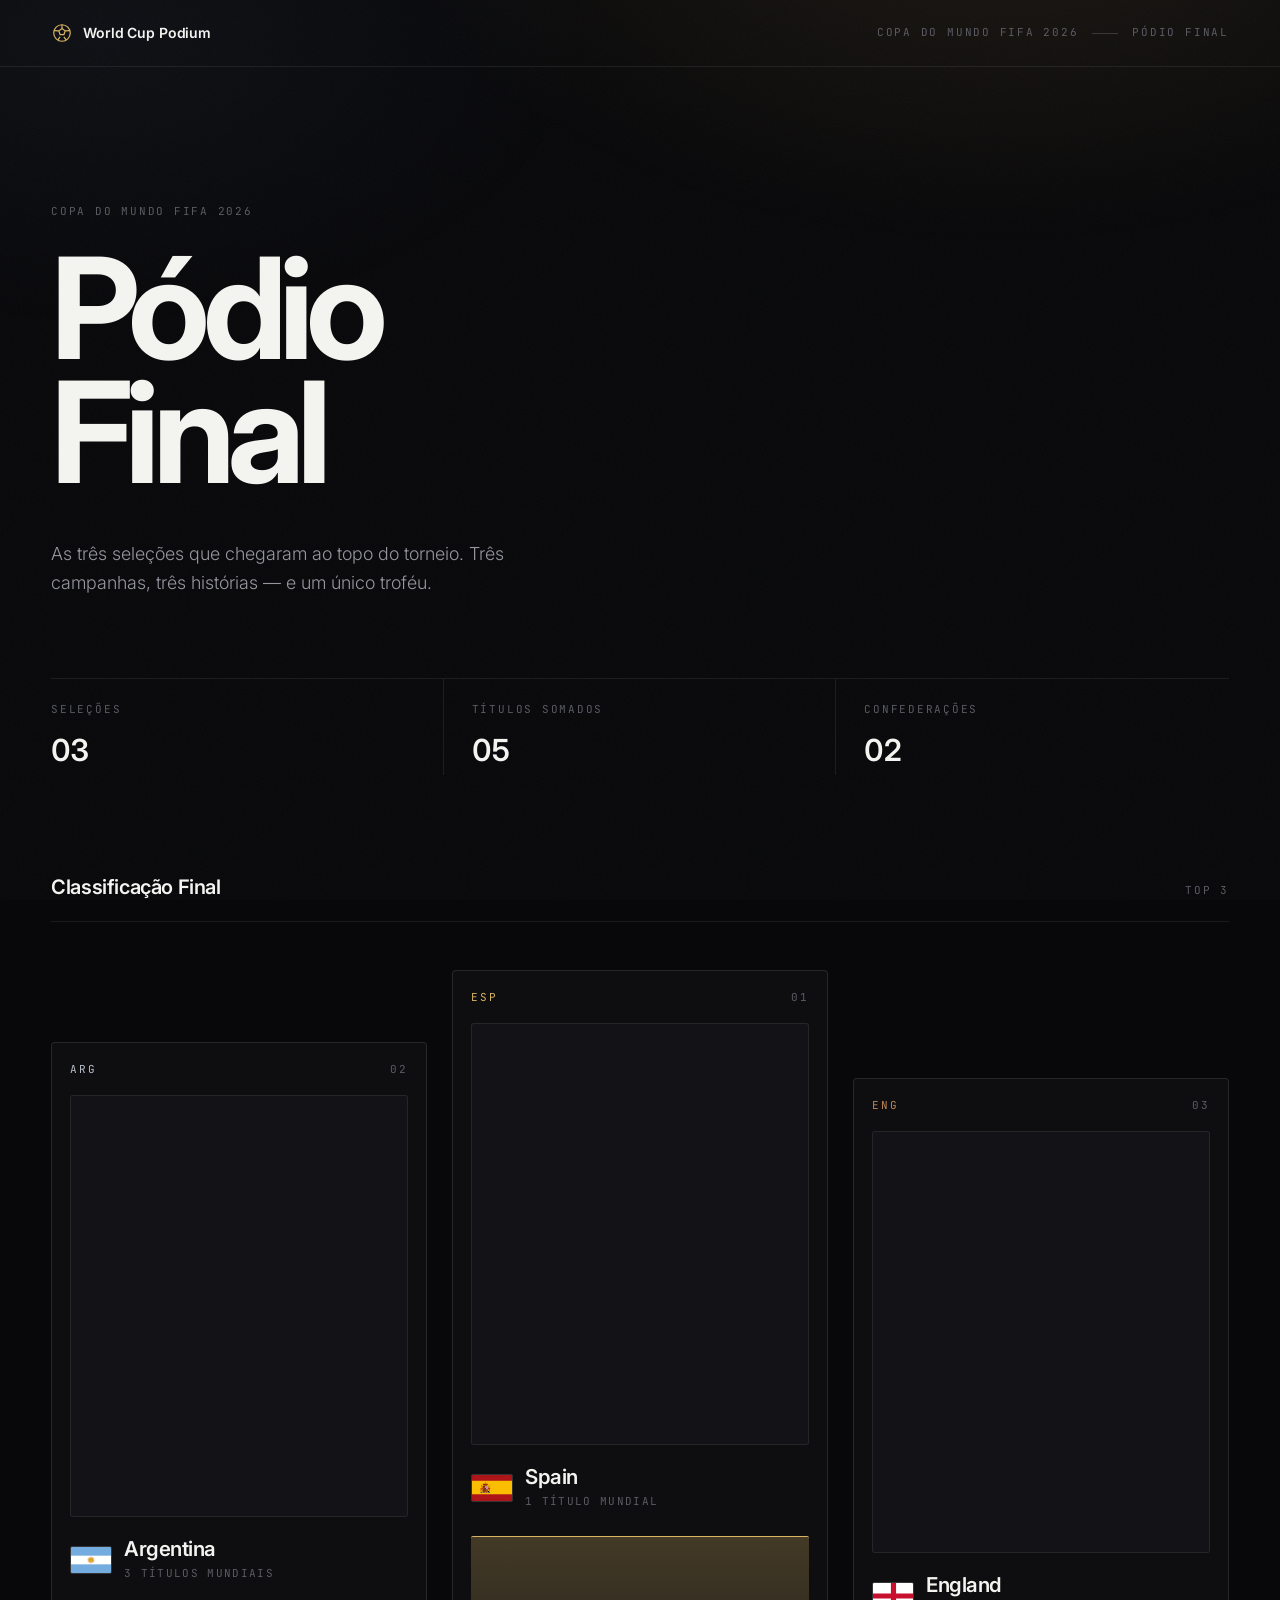
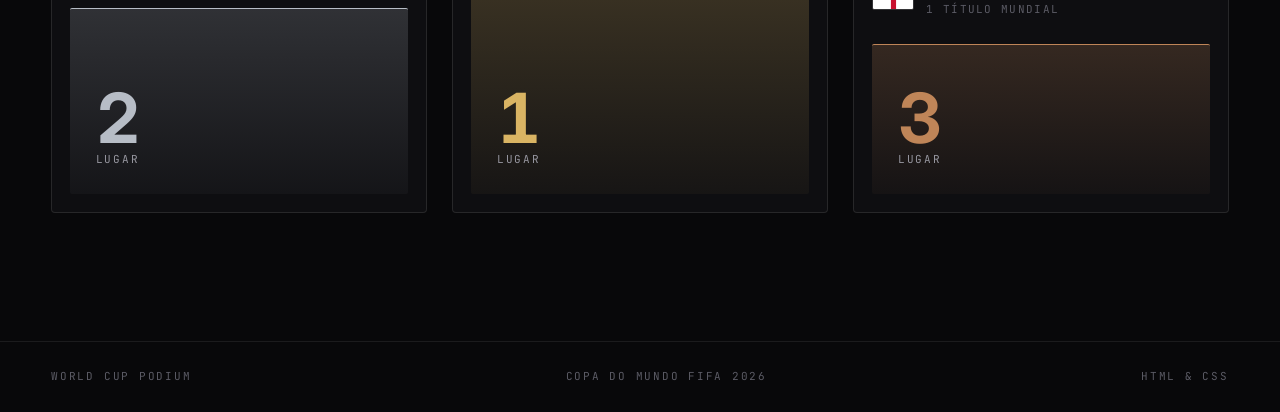
<file: index.html>
<!DOCTYPE html>
<html lang="pt-br">
<head>
    <meta charset="UTF-8">
    <meta name="viewport" content="width=device-width, initial-scale=1.0">
    <title>World Cup Podium — Pódio Final</title>
    <meta name="description" content="O pódio final da Copa do Mundo FIFA 2026: Espanha campeã, Argentina vice-campeã e Inglaterra em terceiro lugar.">
    <meta name="theme-color" content="#08080A">
    <link rel="icon" href="data:image/svg+xml,%3Csvg xmlns='http://www.w3.org/2000/svg' viewBox='0 0 32 32'%3E%3Crect width='32' height='32' fill='%2308080A'/%3E%3Ccircle cx='16' cy='16' r='8' fill='none' stroke='%23D9B463' stroke-width='2'/%3E%3C/svg%3E">
    <link rel="preconnect" href="https://fonts.googleapis.com">
    <link rel="preconnect" href="https://fonts.gstatic.com" crossorigin>
    <link href="https://fonts.googleapis.com/css2?family=Inter:wght@300;400;500;600;700;800&family=JetBrains+Mono:wght@400;500&display=swap" rel="stylesheet">
    <link rel="stylesheet" href="style.css">
</head>
<body>

    <header class="masthead">
        <div class="shell masthead-inner">
            <a class="wordmark" href="index.html">
                <svg class="wordmark-icon" viewBox="0 0 24 24" fill="none" stroke="currentColor" stroke-width="1.3" aria-hidden="true">
                    <circle cx="12" cy="12" r="9"/>
                    <path d="M12 7.2l3.4 2.5-1.3 4H9.9l-1.3-4L12 7.2z"/>
                    <path d="M12 3v4.2M3.6 9.4l5 .3M20.4 9.4l-5 .3M7.3 19.8l2.6-3.6M16.7 19.8l-2.6-3.6"/>
                </svg>
                <span>World Cup Podium</span>
            </a>
            <div class="masthead-meta">
                <span>Copa do Mundo FIFA 2026</span>
                <span class="masthead-sep" aria-hidden="true"></span>
                <span>Pódio Final</span>
            </div>
        </div>
    </header>

    <main>

        <section class="hero">
            <div class="shell">
                <p class="eyebrow">Copa do Mundo FIFA 2026</p>
                <h1 class="hero-title">Pódio<br>Final</h1>
                <p class="hero-lead">
                    As três seleções que chegaram ao topo do torneio. Três campanhas,
                    três histórias — e um único troféu.
                </p>

                <dl class="hero-stats">
                    <div class="hero-stat">
                        <dt>Seleções</dt>
                        <dd>03</dd>
                    </div>
                    <div class="hero-stat">
                        <dt>Títulos somados</dt>
                        <dd>05</dd>
                    </div>
                    <div class="hero-stat">
                        <dt>Confederações</dt>
                        <dd>02</dd>
                    </div>
                </dl>
            </div>
        </section>

        <section class="standings">
            <div class="shell">
                <div class="section-head">
                    <h2 class="section-title">Classificação Final</h2>
                    <span class="section-note">Top 3</span>
                </div>

                <div class="podium">

                    <!-- Second Place -->
                    <a href="argentina.html" class="team rank-2">
                        <div class="team-top">
                            <span class="team-code">ARG</span>
                            <span class="team-index">02</span>
                        </div>

                        <div class="carousel">
                            <img src="./assets/argentina1.jpg" alt="Argentina em partida — imagem 1">
                            <img src="./assets/argentina2.jpg" alt="Argentina em partida — imagem 2">
                            <img src="./assets/argentina3.webp" alt="Argentina em partida — imagem 3">
                        </div>

                        <div class="team-identity">
                            <img src="./assets/argentina.svg" alt="Bandeira da Argentina" class="flag">
                            <div class="team-names">
                                <div class="name">Argentina</div>
                                <div class="team-meta">3 títulos mundiais</div>
                            </div>
                        </div>

                        <div class="podium-block second">
                            <span class="podium-num">2</span>
                            <span class="podium-label">Lugar</span>
                        </div>
                    </a>

                    <!-- First Place -->
                    <a href="spain.html" class="team rank-1">
                        <div class="team-top">
                            <span class="team-code">ESP</span>
                            <span class="team-index">01</span>
                        </div>

                        <div class="carousel">
                            <img src="./assets/spain1.jpg" alt="Espanha em partida — imagem 1">
                            <img src="./assets/spain2.jpg" alt="Espanha em partida — imagem 2">
                            <img src="./assets/spain3.jpg" alt="Espanha em partida — imagem 3">
                        </div>

                        <div class="team-identity">
                            <img src="./assets/spain.svg" alt="Bandeira da Espanha" class="flag">
                            <div class="team-names">
                                <div class="name">Spain</div>
                                <div class="team-meta">1 título mundial</div>
                            </div>
                        </div>

                        <div class="podium-block first">
                            <span class="podium-num">1</span>
                            <span class="podium-label">Lugar</span>
                        </div>
                    </a>

                    <!-- Third Place -->
                    <a href="england.html" class="team rank-3">
                        <div class="team-top">
                            <span class="team-code">ENG</span>
                            <span class="team-index">03</span>
                        </div>

                        <div class="carousel">
                            <img src="./assets/inglaterra1.jpg" alt="Inglaterra em partida — imagem 1">
                            <img src="./assets/inglaterra2.jpg" alt="Inglaterra em partida — imagem 2">
                            <img src="./assets/inglaterra3.webp" alt="Inglaterra em partida — imagem 3">
                        </div>

                        <div class="team-identity">
                            <img src="./assets/england.svg" alt="Bandeira da Inglaterra" class="flag">
                            <div class="team-names">
                                <div class="name">England</div>
                                <div class="team-meta">1 título mundial</div>
                            </div>
                        </div>

                        <div class="podium-block third">
                            <span class="podium-num">3</span>
                            <span class="podium-label">Lugar</span>
                        </div>
                    </a>

                </div>
            </div>
        </section>

    </main>

    <footer class="site-footer">
        <div class="shell footer-inner">
            <span>World Cup Podium</span>
            <span>Copa do Mundo FIFA 2026</span>
            <span>HTML &amp; CSS</span>
        </div>
    </footer>

</body>
</html>
</file>
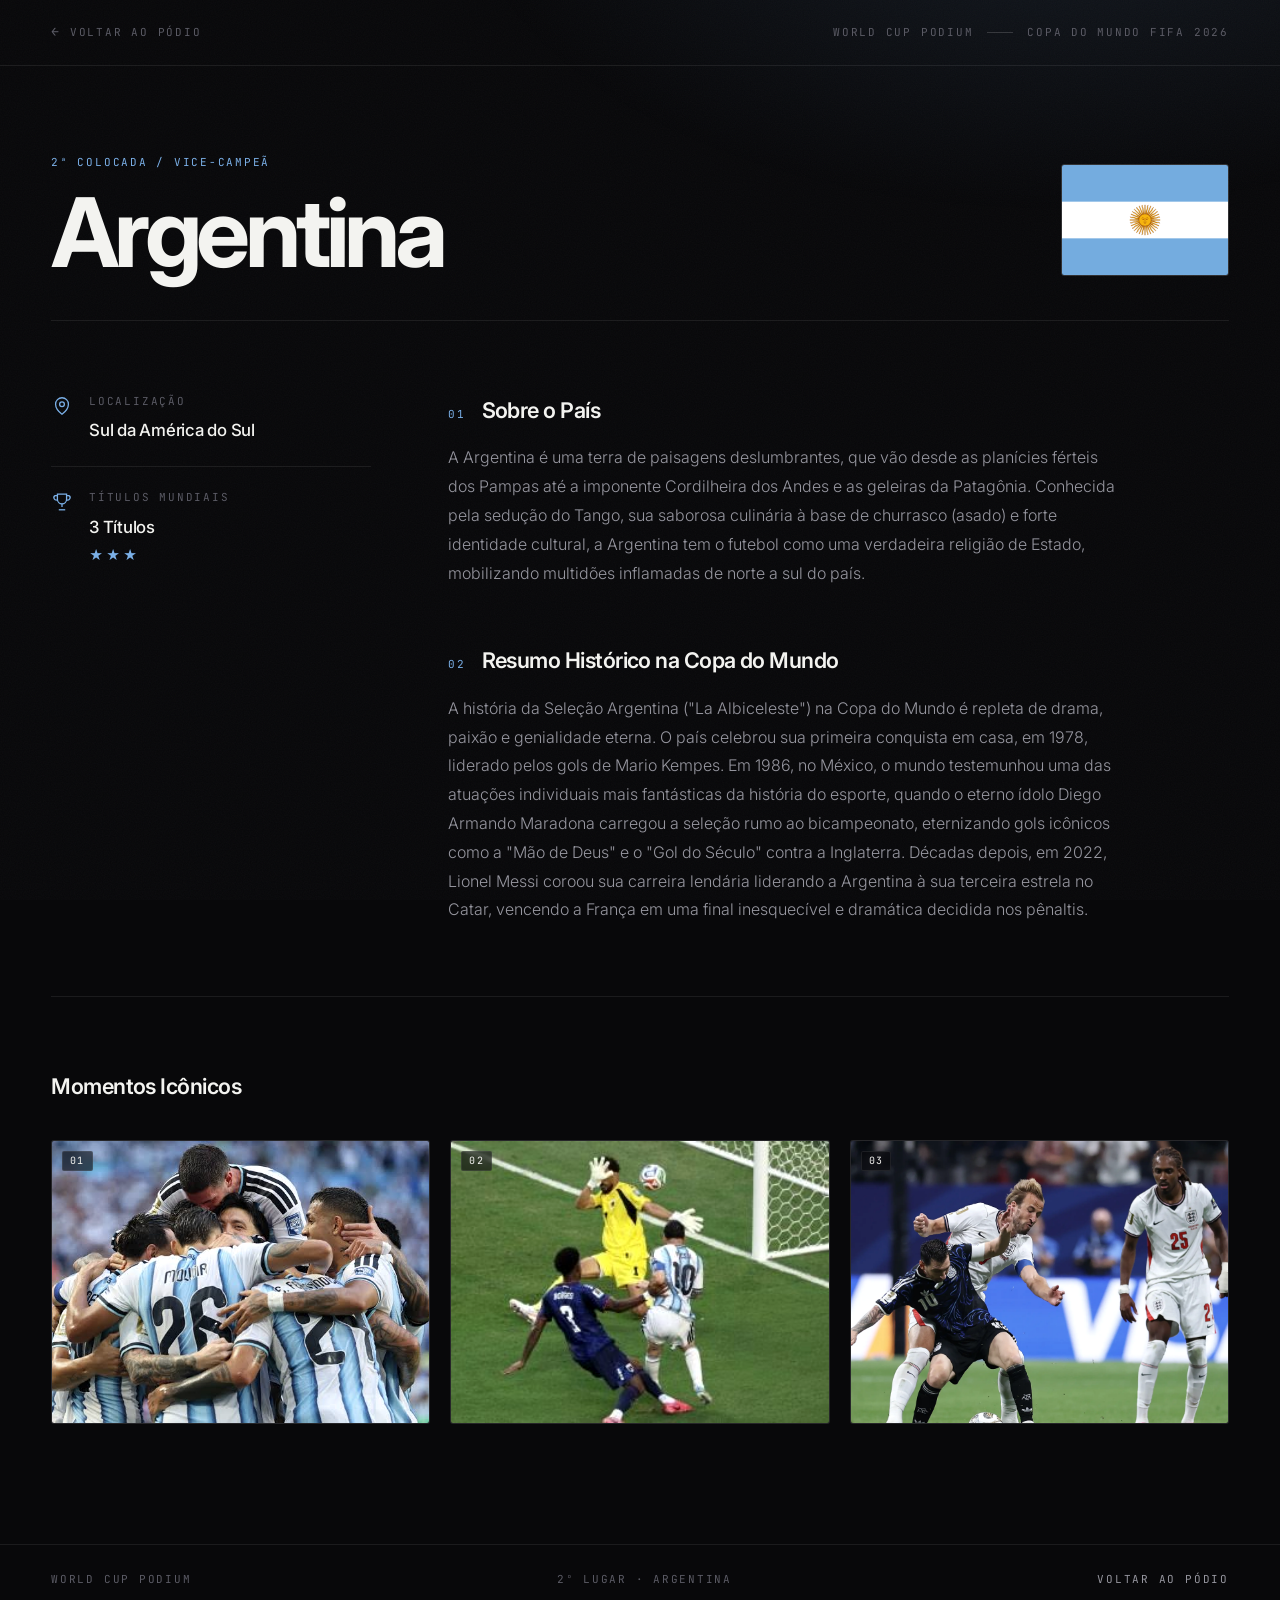
<file: argentina.html>
<!DOCTYPE html>
<html lang="pt-br">
<head>
    <meta charset="UTF-8">
    <meta name="viewport" content="width=device-width, initial-scale=1.0">
    <title>Argentina — World Cup Podium</title>
    <meta name="description" content="Argentina, vice-campeã da Copa do Mundo FIFA 2026: perfil do país, títulos mundiais e momentos icônicos.">
    <meta name="theme-color" content="#08080A">
    <link rel="icon" href="data:image/svg+xml,%3Csvg xmlns='http://www.w3.org/2000/svg' viewBox='0 0 32 32'%3E%3Crect width='32' height='32' fill='%2308080A'/%3E%3Ccircle cx='16' cy='16' r='8' fill='none' stroke='%237BB0E8' stroke-width='2'/%3E%3C/svg%3E">
    <link rel="preconnect" href="https://fonts.googleapis.com">
    <link rel="preconnect" href="https://fonts.gstatic.com" crossorigin>
    <link href="https://fonts.googleapis.com/css2?family=Inter:wght@300;400;500;600;700;800&family=JetBrains+Mono:wght@400;500&display=swap" rel="stylesheet">
    <link rel="stylesheet" href="country.css">
</head>
<body class="argentina-page">

    <header class="masthead">
        <div class="shell masthead-inner">
            <a href="index.html" class="back-btn">
                <span aria-hidden="true">←</span> Voltar ao Pódio
            </a>
            <div class="masthead-meta">
                <span>World Cup Podium</span>
                <span class="masthead-sep" aria-hidden="true"></span>
                <span>Copa do Mundo FIFA 2026</span>
            </div>
        </div>
    </header>

    <main class="shell page">

        <!-- Header: Title & Flag -->
        <header class="card-header">
            <div class="title-area">
                <p class="sub-title">2ª Colocada / Vice-campeã</p>
                <h1>Argentina</h1>
            </div>
            <img src="./assets/argentina.svg" alt="Bandeira da Argentina" class="flag">
        </header>

        <div class="page-grid">

            <!-- Quick Stats -->
            <aside class="stats-grid">
                <!-- Location -->
                <div class="stat-item">
                    <span class="stat-icon" aria-hidden="true">
                        <svg viewBox="0 0 24 24" fill="none" stroke="currentColor" stroke-width="1.4">
                            <path d="M12 21s7-5.4 7-11a7 7 0 1 0-14 0c0 5.6 7 11 7 11Z"/>
                            <circle cx="12" cy="10" r="2.6"/>
                        </svg>
                    </span>
                    <div class="stat-details">
                        <span class="stat-label">Localização</span>
                        <span class="stat-value">Sul da América do Sul</span>
                    </div>
                </div>

                <!-- World Cup Titles -->
                <div class="stat-item">
                    <span class="stat-icon" aria-hidden="true">
                        <svg viewBox="0 0 24 24" fill="none" stroke="currentColor" stroke-width="1.4">
                            <path d="M7 3.5h10V9a5 5 0 0 1-10 0V3.5Z"/>
                            <path d="M7 5H4.5A2.5 2.5 0 0 0 7 9.5"/>
                            <path d="M17 5h2.5A2.5 2.5 0 0 1 17 9.5"/>
                            <path d="M12 14v3.5"/>
                            <path d="M8.5 20.5h7"/>
                        </svg>
                    </span>
                    <div class="stat-details">
                        <span class="stat-label">Títulos Mundiais</span>
                        <span class="stat-value">3 Títulos</span>
                        <span class="stars" title="Campeã em 1978, 1986 e 2022">★★★</span>
                    </div>
                </div>
            </aside>

            <!-- General Info and History Narrative -->
            <section class="content-section">
                <div>
                    <h2>Sobre o País</h2>
                    <p>
                        A Argentina é uma terra de paisagens deslumbrantes, que vão desde as planícies férteis dos Pampas até a imponente Cordilheira dos Andes e as geleiras da Patagônia. Conhecida pela sedução do Tango, sua saborosa culinária à base de churrasco (asado) e forte identidade cultural, a Argentina tem o futebol como uma verdadeira religião de Estado, mobilizando multidões inflamadas de norte a sul do país.
                    </p>
                </div>

                <div>
                    <h2>Resumo Histórico na Copa do Mundo</h2>
                    <p>
                        A história da Seleção Argentina ("La Albiceleste") na Copa do Mundo é repleta de drama, paixão e genialidade eterna. O país celebrou sua primeira conquista em casa, em 1978, liderado pelos gols de Mario Kempes. Em 1986, no México, o mundo testemunhou uma das atuações individuais mais fantásticas da história do esporte, quando o eterno ídolo Diego Armando Maradona carregou a seleção rumo ao bicampeonato, eternizando gols icônicos como a "Mão de Deus" e o "Gol do Século" contra a Inglaterra. Décadas depois, em 2022, Lionel Messi coroou sua carreira lendária liderando a Argentina à sua terceira estrela no Catar, vencendo a França em uma final inesquecível e dramática decidida nos pênaltis.
                    </p>
                </div>
            </section>

        </div>

        <!-- Interactive Gallery -->
        <section class="gallery-section">
            <h2>Momentos Icônicos</h2>
            <div class="gallery-grid">
                <figure class="gallery-item">
                    <img src="./assets/argentina1.jpg" alt="Argentina em partida — imagem 1">
                </figure>
                <figure class="gallery-item">
                    <img src="./assets/argentina2.jpg" alt="Argentina em partida — imagem 2">
                </figure>
                <figure class="gallery-item">
                    <img src="./assets/argentina3.webp" alt="Argentina em partida — imagem 3">
                </figure>
            </div>
        </section>

    </main>

    <footer class="site-footer">
        <div class="shell footer-inner">
            <span>World Cup Podium</span>
            <span>2º Lugar · Argentina</span>
            <span><a href="index.html">Voltar ao Pódio</a></span>
        </div>
    </footer>

</body>
</html>
</file>
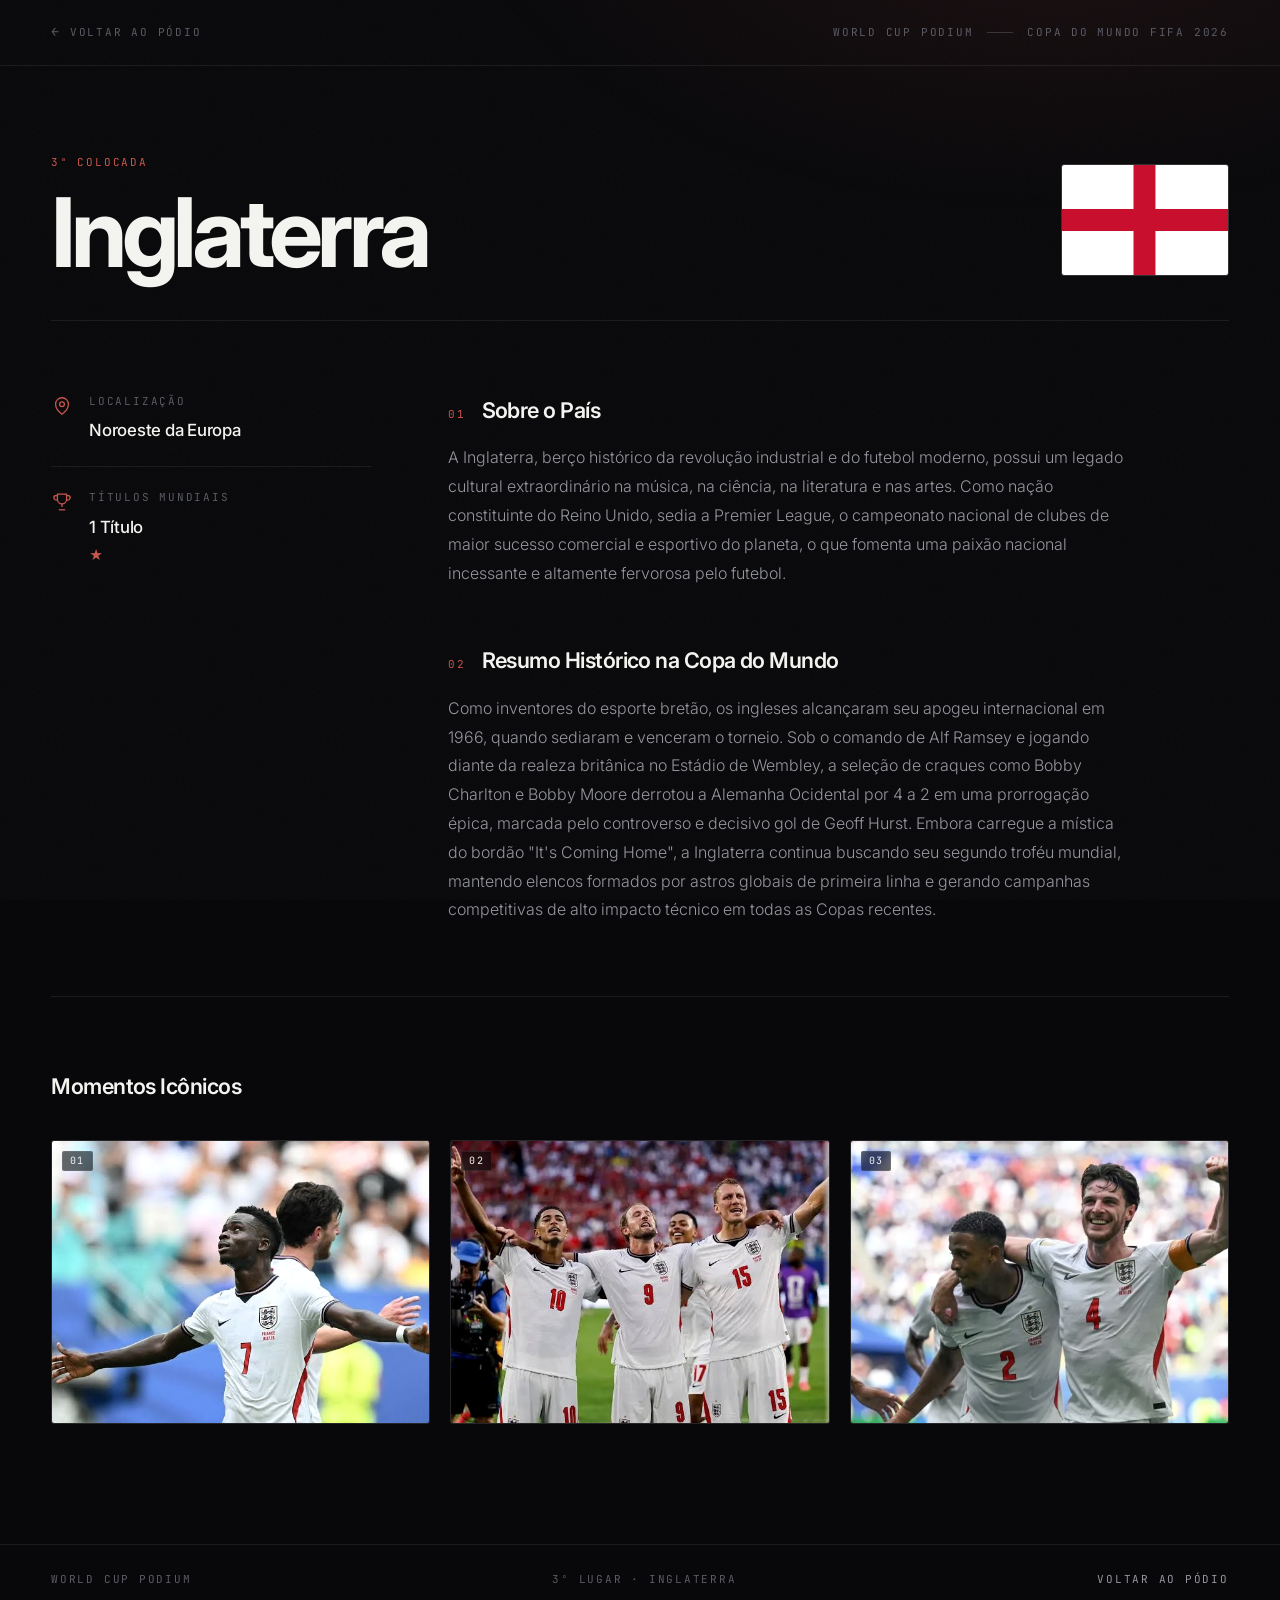
<file: england.html>
<!DOCTYPE html>
<html lang="pt-br">
<head>
    <meta charset="UTF-8">
    <meta name="viewport" content="width=device-width, initial-scale=1.0">
    <title>Inglaterra — World Cup Podium</title>
    <meta name="description" content="Inglaterra, terceira colocada da Copa do Mundo FIFA 2026: perfil do país, títulos mundiais e momentos icônicos.">
    <meta name="theme-color" content="#08080A">
    <link rel="icon" href="data:image/svg+xml,%3Csvg xmlns='http://www.w3.org/2000/svg' viewBox='0 0 32 32'%3E%3Crect width='32' height='32' fill='%2308080A'/%3E%3Ccircle cx='16' cy='16' r='8' fill='none' stroke='%23BF8558' stroke-width='2'/%3E%3C/svg%3E">
    <link rel="preconnect" href="https://fonts.googleapis.com">
    <link rel="preconnect" href="https://fonts.gstatic.com" crossorigin>
    <link href="https://fonts.googleapis.com/css2?family=Inter:wght@300;400;500;600;700;800&family=JetBrains+Mono:wght@400;500&display=swap" rel="stylesheet">
    <link rel="stylesheet" href="country.css">
</head>
<body class="england-page">

    <header class="masthead">
        <div class="shell masthead-inner">
            <a href="index.html" class="back-btn">
                <span aria-hidden="true">←</span> Voltar ao Pódio
            </a>
            <div class="masthead-meta">
                <span>World Cup Podium</span>
                <span class="masthead-sep" aria-hidden="true"></span>
                <span>Copa do Mundo FIFA 2026</span>
            </div>
        </div>
    </header>

    <main class="shell page">

        <!-- Header: Title & Flag -->
        <header class="card-header">
            <div class="title-area">
                <p class="sub-title">3ª Colocada</p>
                <h1>Inglaterra</h1>
            </div>
            <img src="./assets/england.svg" alt="Bandeira da Inglaterra" class="flag">
        </header>

        <div class="page-grid">

            <!-- Quick Stats -->
            <aside class="stats-grid">
                <!-- Location -->
                <div class="stat-item">
                    <span class="stat-icon" aria-hidden="true">
                        <svg viewBox="0 0 24 24" fill="none" stroke="currentColor" stroke-width="1.4">
                            <path d="M12 21s7-5.4 7-11a7 7 0 1 0-14 0c0 5.6 7 11 7 11Z"/>
                            <circle cx="12" cy="10" r="2.6"/>
                        </svg>
                    </span>
                    <div class="stat-details">
                        <span class="stat-label">Localização</span>
                        <span class="stat-value">Noroeste da Europa</span>
                    </div>
                </div>

                <!-- World Cup Titles -->
                <div class="stat-item">
                    <span class="stat-icon" aria-hidden="true">
                        <svg viewBox="0 0 24 24" fill="none" stroke="currentColor" stroke-width="1.4">
                            <path d="M7 3.5h10V9a5 5 0 0 1-10 0V3.5Z"/>
                            <path d="M7 5H4.5A2.5 2.5 0 0 0 7 9.5"/>
                            <path d="M17 5h2.5A2.5 2.5 0 0 1 17 9.5"/>
                            <path d="M12 14v3.5"/>
                            <path d="M8.5 20.5h7"/>
                        </svg>
                    </span>
                    <div class="stat-details">
                        <span class="stat-label">Títulos Mundiais</span>
                        <span class="stat-value">1 Título</span>
                        <span class="stars" title="Campeã em 1966">★</span>
                    </div>
                </div>
            </aside>

            <!-- General Info and History Narrative -->
            <section class="content-section">
                <div>
                    <h2>Sobre o País</h2>
                    <p>
                        A Inglaterra, berço histórico da revolução industrial e do futebol moderno, possui um legado cultural extraordinário na música, na ciência, na literatura e nas artes. Como nação constituinte do Reino Unido, sedia a Premier League, o campeonato nacional de clubes de maior sucesso comercial e esportivo do planeta, o que fomenta uma paixão nacional incessante e altamente fervorosa pelo futebol.
                    </p>
                </div>

                <div>
                    <h2>Resumo Histórico na Copa do Mundo</h2>
                    <p>
                        Como inventores do esporte bretão, os ingleses alcançaram seu apogeu internacional em 1966, quando sediaram e venceram o torneio. Sob o comando de Alf Ramsey e jogando diante da realeza britânica no Estádio de Wembley, a seleção de craques como Bobby Charlton e Bobby Moore derrotou a Alemanha Ocidental por 4 a 2 em uma prorrogação épica, marcada pelo controverso e decisivo gol de Geoff Hurst. Embora carregue a mística do bordão "It's Coming Home", a Inglaterra continua buscando seu segundo troféu mundial, mantendo elencos formados por astros globais de primeira linha e gerando campanhas competitivas de alto impacto técnico em todas as Copas recentes.
                    </p>
                </div>
            </section>

        </div>

        <!-- Interactive Gallery -->
        <section class="gallery-section">
            <h2>Momentos Icônicos</h2>
            <div class="gallery-grid">
                <figure class="gallery-item">
                    <img src="./assets/inglaterra1.jpg" alt="Inglaterra em partida — imagem 1">
                </figure>
                <figure class="gallery-item">
                    <img src="./assets/inglaterra2.jpg" alt="Inglaterra em partida — imagem 2">
                </figure>
                <figure class="gallery-item">
                    <img src="./assets/inglaterra3.webp" alt="Inglaterra em partida — imagem 3">
                </figure>
            </div>
        </section>

    </main>

    <footer class="site-footer">
        <div class="shell footer-inner">
            <span>World Cup Podium</span>
            <span>3º Lugar · Inglaterra</span>
            <span><a href="index.html">Voltar ao Pódio</a></span>
        </div>
    </footer>

</body>
</html>
</file>
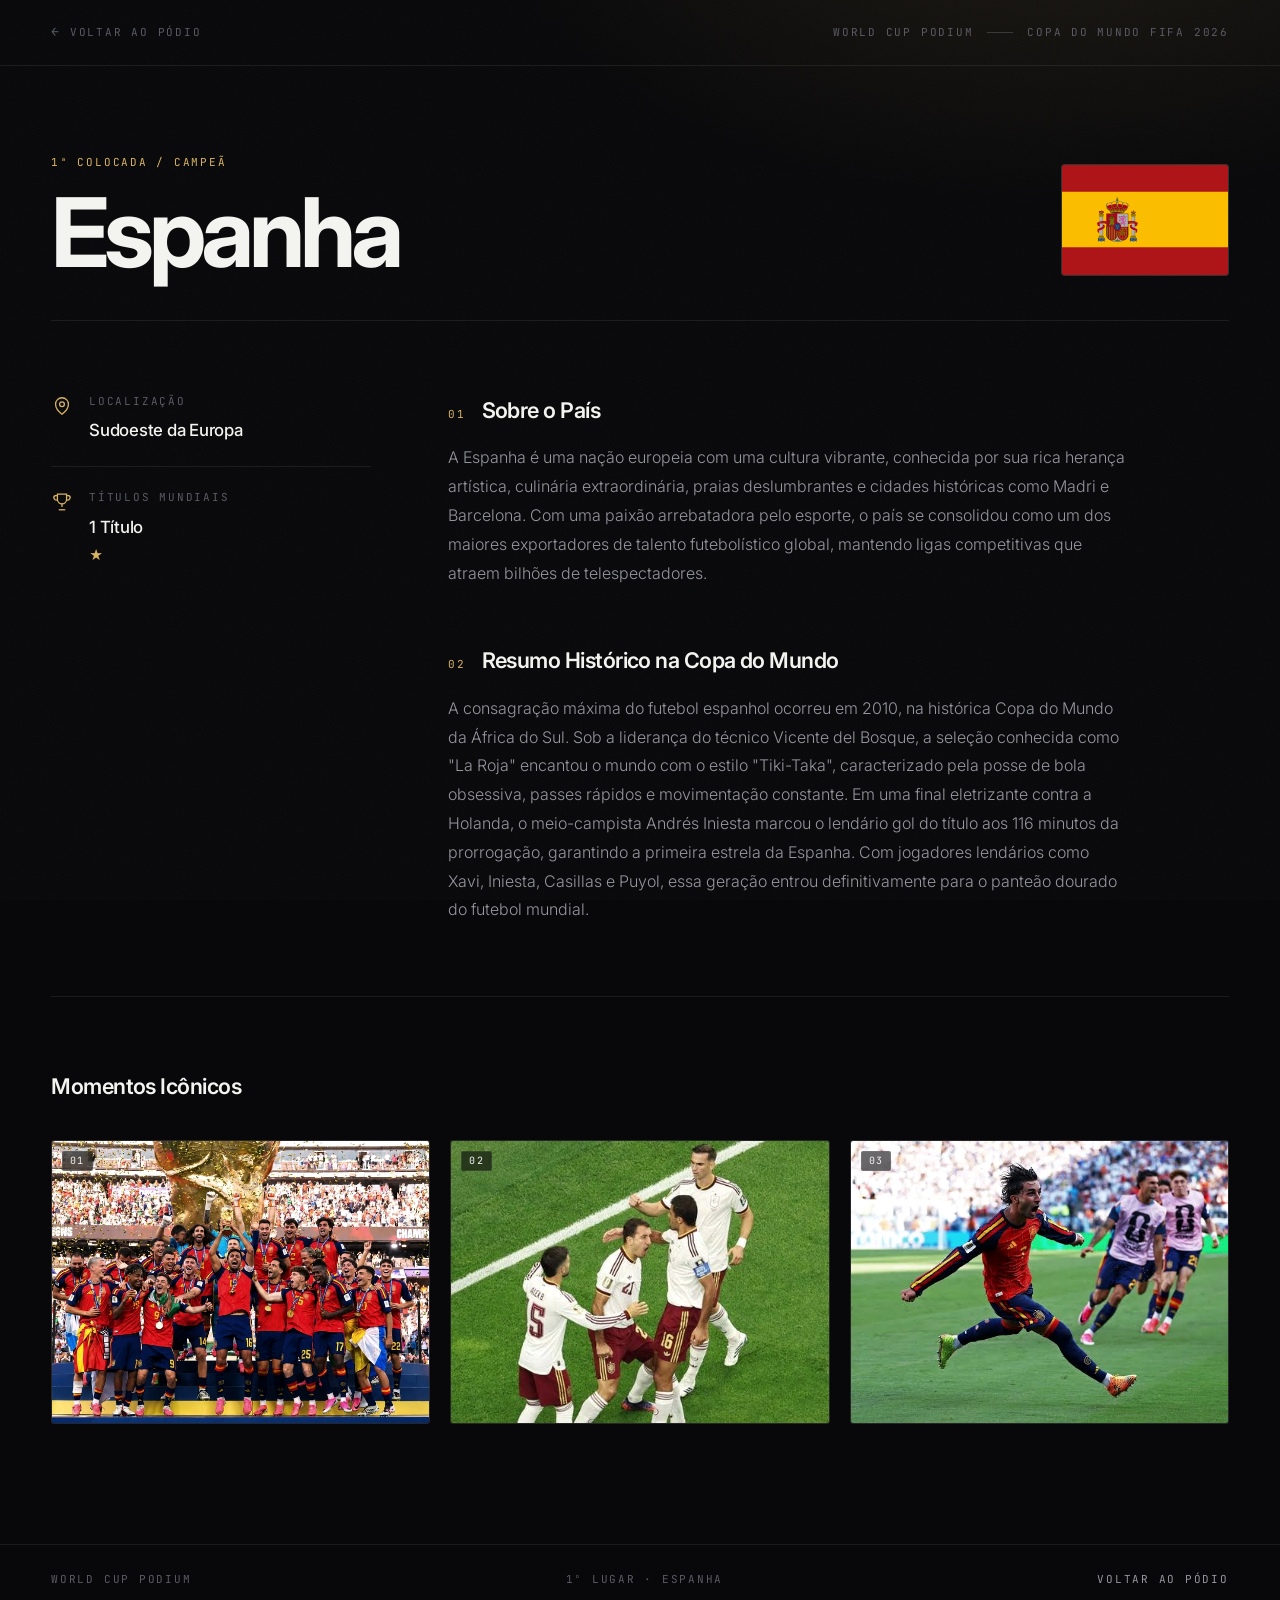
<file: spain.html>
<!DOCTYPE html>
<html lang="pt-br">
<head>
    <meta charset="UTF-8">
    <meta name="viewport" content="width=device-width, initial-scale=1.0">
    <title>Espanha — World Cup Podium</title>
    <meta name="description" content="Espanha, campeã da Copa do Mundo FIFA 2026: perfil do país, títulos mundiais e momentos icônicos.">
    <meta name="theme-color" content="#08080A">
    <link rel="icon" href="data:image/svg+xml,%3Csvg xmlns='http://www.w3.org/2000/svg' viewBox='0 0 32 32'%3E%3Crect width='32' height='32' fill='%2308080A'/%3E%3Ccircle cx='16' cy='16' r='8' fill='none' stroke='%23D9B463' stroke-width='2'/%3E%3C/svg%3E">
    <link rel="preconnect" href="https://fonts.googleapis.com">
    <link rel="preconnect" href="https://fonts.gstatic.com" crossorigin>
    <link href="https://fonts.googleapis.com/css2?family=Inter:wght@300;400;500;600;700;800&family=JetBrains+Mono:wght@400;500&display=swap" rel="stylesheet">
    <link rel="stylesheet" href="country.css">
</head>
<body class="spain-page">

    <header class="masthead">
        <div class="shell masthead-inner">
            <a href="index.html" class="back-btn">
                <span aria-hidden="true">←</span> Voltar ao Pódio
            </a>
            <div class="masthead-meta">
                <span>World Cup Podium</span>
                <span class="masthead-sep" aria-hidden="true"></span>
                <span>Copa do Mundo FIFA 2026</span>
            </div>
        </div>
    </header>

    <main class="shell page">

        <!-- Header: Title & Flag -->
        <header class="card-header">
            <div class="title-area">
                <p class="sub-title">1ª Colocada / Campeã</p>
                <h1>Espanha</h1>
            </div>
            <img src="./assets/spain.svg" alt="Bandeira da Espanha" class="flag">
        </header>

        <div class="page-grid">

            <!-- Quick Stats -->
            <aside class="stats-grid">
                <!-- Location -->
                <div class="stat-item">
                    <span class="stat-icon" aria-hidden="true">
                        <svg viewBox="0 0 24 24" fill="none" stroke="currentColor" stroke-width="1.4">
                            <path d="M12 21s7-5.4 7-11a7 7 0 1 0-14 0c0 5.6 7 11 7 11Z"/>
                            <circle cx="12" cy="10" r="2.6"/>
                        </svg>
                    </span>
                    <div class="stat-details">
                        <span class="stat-label">Localização</span>
                        <span class="stat-value">Sudoeste da Europa</span>
                    </div>
                </div>

                <!-- World Cup Titles -->
                <div class="stat-item">
                    <span class="stat-icon" aria-hidden="true">
                        <svg viewBox="0 0 24 24" fill="none" stroke="currentColor" stroke-width="1.4">
                            <path d="M7 3.5h10V9a5 5 0 0 1-10 0V3.5Z"/>
                            <path d="M7 5H4.5A2.5 2.5 0 0 0 7 9.5"/>
                            <path d="M17 5h2.5A2.5 2.5 0 0 1 17 9.5"/>
                            <path d="M12 14v3.5"/>
                            <path d="M8.5 20.5h7"/>
                        </svg>
                    </span>
                    <div class="stat-details">
                        <span class="stat-label">Títulos Mundiais</span>
                        <span class="stat-value">1 Título</span>
                        <span class="stars" title="Campeã em 2010">★</span>
                    </div>
                </div>
            </aside>

            <!-- General Info and History Narrative -->
            <section class="content-section">
                <div>
                    <h2>Sobre o País</h2>
                    <p>
                        A Espanha é uma nação europeia com uma cultura vibrante, conhecida por sua rica herança artística, culinária extraordinária, praias deslumbrantes e cidades históricas como Madri e Barcelona. Com uma paixão arrebatadora pelo esporte, o país se consolidou como um dos maiores exportadores de talento futebolístico global, mantendo ligas competitivas que atraem bilhões de telespectadores.
                    </p>
                </div>

                <div>
                    <h2>Resumo Histórico na Copa do Mundo</h2>
                    <p>
                        A consagração máxima do futebol espanhol ocorreu em 2010, na histórica Copa do Mundo da África do Sul. Sob a liderança do técnico Vicente del Bosque, a seleção conhecida como "La Roja" encantou o mundo com o estilo "Tiki-Taka", caracterizado pela posse de bola obsessiva, passes rápidos e movimentação constante. Em uma final eletrizante contra a Holanda, o meio-campista Andrés Iniesta marcou o lendário gol do título aos 116 minutos da prorrogação, garantindo a primeira estrela da Espanha. Com jogadores lendários como Xavi, Iniesta, Casillas e Puyol, essa geração entrou definitivamente para o panteão dourado do futebol mundial.
                    </p>
                </div>
            </section>

        </div>

        <!-- Interactive Gallery -->
        <section class="gallery-section">
            <h2>Momentos Icônicos</h2>
            <div class="gallery-grid">
                <figure class="gallery-item">
                    <img src="./assets/spain1.jpg" alt="Espanha em partida — imagem 1">
                </figure>
                <figure class="gallery-item">
                    <img src="./assets/spain2.jpg" alt="Espanha em partida — imagem 2">
                </figure>
                <figure class="gallery-item">
                    <img src="./assets/spain3.jpg" alt="Espanha em partida — imagem 3">
                </figure>
            </div>
        </section>

    </main>

    <footer class="site-footer">
        <div class="shell footer-inner">
            <span>World Cup Podium</span>
            <span>1º Lugar · Espanha</span>
            <span><a href="index.html">Voltar ao Pódio</a></span>
        </div>
    </footer>

</body>
</html>
</file>
<file: style.css>
/* ==========================================================================
   World Cup Podium — Index
   Dark editorial design system · hairline grid · strict typography
   ========================================================================== */

/* --------------------------------------------------------------------------
   01. Tokens
   -------------------------------------------------------------------------- */
:root {
    --bg:          #08080A;
    --surface:     #0E0E11;
    --surface-2:   #131317;

    --line:        rgba(255, 255, 255, 0.08);
    --line-2:      rgba(255, 255, 255, 0.16);

    --text:        #F3F3F0;
    --text-2:      #96969F;
    --text-3:      #5B5B65;

    --gold:        #D9B463;
    --silver:      #B7BDC6;
    --bronze:      #BF8558;

    --sans: 'Inter', -apple-system, BlinkMacSystemFont, 'Segoe UI', Roboto, Helvetica, Arial, sans-serif;
    --mono: 'JetBrains Mono', ui-monospace, SFMono-Regular, Menlo, Consolas, monospace;

    --shell: min(1280px, calc(100% - clamp(40px, 8vw, 120px)));

    --ease: cubic-bezier(0.22, 0.61, 0.36, 1);
}

/* --------------------------------------------------------------------------
   02. Base
   -------------------------------------------------------------------------- */
*,
*::before,
*::after { box-sizing: border-box; }

html {
    -webkit-text-size-adjust: 100%;
    scroll-behavior: smooth;
}

body {
    margin: 0;
    min-height: 100vh;
    background: var(--bg);
    color: var(--text);
    font-family: var(--sans);
    font-size: 16px;
    line-height: 1.6;
    overflow-x: hidden;
    -webkit-font-smoothing: antialiased;
    -moz-osx-font-smoothing: grayscale;
    text-rendering: optimizeLegibility;
}

/* Ambient light — a single, restrained accent glow */
body::before {
    content: '';
    position: fixed;
    inset: 0;
    z-index: 0;
    pointer-events: none;
    background:
        radial-gradient(900px 520px at 78% -12%, rgba(217, 180, 99, 0.10), transparent 68%),
        radial-gradient(700px 420px at 8% 4%, rgba(120, 150, 200, 0.06), transparent 70%);
}

/* Fine grain overlay */
body::after {
    content: '';
    position: fixed;
    inset: 0;
    z-index: 1;
    pointer-events: none;
    opacity: 0.035;
    background-image: url("data:image/svg+xml,%3Csvg xmlns='http://www.w3.org/2000/svg' width='140' height='140'%3E%3Cfilter id='n'%3E%3CfeTurbulence type='fractalNoise' baseFrequency='.85' numOctaves='3'/%3E%3C/filter%3E%3Crect width='140' height='140' filter='url(%23n)'/%3E%3C/svg%3E");
}

main,
.masthead,
.site-footer { position: relative; z-index: 2; }

img { display: block; max-width: 100%; }

a { color: inherit; }

:focus-visible {
    outline: 1px solid var(--gold);
    outline-offset: 3px;
}

.shell {
    width: var(--shell);
    margin-inline: auto;
}

/* Shared micro-label */
.eyebrow,
.section-note,
.team-code,
.team-index,
.team-meta,
.podium-label,
.masthead-meta,
.footer-inner {
    font-family: var(--mono);
    font-size: 11px;
    font-weight: 400;
    letter-spacing: 0.16em;
    text-transform: uppercase;
}

/* --------------------------------------------------------------------------
   03. Masthead
   -------------------------------------------------------------------------- */
.masthead {
    border-bottom: 1px solid var(--line);
}

.masthead-inner {
    display: flex;
    align-items: center;
    justify-content: space-between;
    gap: 24px;
    padding-block: 22px;
}

.wordmark {
    display: inline-flex;
    align-items: center;
    gap: 10px;
    font-size: 14px;
    font-weight: 600;
    letter-spacing: -0.01em;
    text-decoration: none;
    color: var(--text);
}

.wordmark-icon {
    width: 22px;
    height: 22px;
    color: var(--gold);
    flex: none;
}

.masthead-meta {
    display: flex;
    align-items: center;
    gap: 14px;
    color: var(--text-3);
    white-space: nowrap;
}

.masthead-sep {
    width: 26px;
    height: 1px;
    background: var(--line-2);
}

/* --------------------------------------------------------------------------
   04. Hero
   -------------------------------------------------------------------------- */
.hero {
    padding-block: clamp(64px, 11vw, 136px) clamp(56px, 8vw, 96px);
}

.hero .eyebrow {
    margin: 0 0 26px;
    color: var(--text-3);
}

.hero-title {
    margin: 0;
    font-size: clamp(3.4rem, 11vw, 9rem);
    font-weight: 700;
    line-height: 0.88;
    letter-spacing: -0.055em;
}

.hero-lead {
    max-width: 46ch;
    margin: clamp(28px, 4vw, 44px) 0 0;
    font-size: clamp(1rem, 1.4vw, 1.15rem);
    font-weight: 300;
    line-height: 1.65;
    color: var(--text-2);
}

.hero-stats {
    display: flex;
    flex-wrap: wrap;
    gap: 0;
    margin: clamp(48px, 7vw, 80px) 0 0;
    border-top: 1px solid var(--line);
}

.hero-stat {
    flex: 1 1 160px;
    padding: 22px 28px 0 0;
    border-right: 1px solid var(--line);
}

.hero-stat + .hero-stat { padding-left: 28px; }

.hero-stat:last-child { border-right: 0; }

.hero-stat dt {
    font-family: var(--mono);
    font-size: 11px;
    letter-spacing: 0.16em;
    text-transform: uppercase;
    color: var(--text-3);
}

.hero-stat dd {
    margin: 8px 0 0;
    font-size: clamp(1.4rem, 2.4vw, 1.9rem);
    font-weight: 600;
    letter-spacing: -0.03em;
    font-variant-numeric: tabular-nums;
}

/* --------------------------------------------------------------------------
   05. Standings / Podium
   -------------------------------------------------------------------------- */
.standings {
    padding-bottom: clamp(72px, 10vw, 130px);
}

.section-head {
    display: flex;
    align-items: baseline;
    justify-content: space-between;
    gap: 20px;
    padding-bottom: 18px;
    margin-bottom: clamp(28px, 4vw, 48px);
    border-bottom: 1px solid var(--line);
}

.section-title {
    margin: 0;
    font-size: clamp(1.05rem, 1.6vw, 1.25rem);
    font-weight: 600;
    letter-spacing: -0.02em;
}

.section-note { color: var(--text-3); }

.podium {
    display: grid;
    grid-template-columns: repeat(3, minmax(0, 1fr));
    align-items: end;
    gap: clamp(14px, 2vw, 28px);
}

/* --------------------------------------------------------------------------
   06. Team card
   -------------------------------------------------------------------------- */
.team {
    --accent: var(--text-2);
    --slab-top: rgba(255, 255, 255, 0.10);
    --slab-bottom: rgba(255, 255, 255, 0.02);

    display: flex;
    flex-direction: column;
    padding: clamp(12px, 1.4vw, 18px);
    background: var(--surface);
    border: 1px solid rgba(255, 255, 255, 0.10);
    border-radius: 4px;
    text-decoration: none;
    color: inherit;
    transition: border-color 0.4s var(--ease), transform 0.4s var(--ease),
                box-shadow 0.4s var(--ease);
}

.team:hover {
    border-color: var(--line-2);
    transform: translateY(-5px);
    box-shadow: 0 24px 60px -28px rgba(0, 0, 0, 0.9);
}

/* Accent + riser tint per placement */
.team.rank-1 {
    --accent: var(--gold);
    --slab-top: rgba(217, 180, 99, 0.26);
    --slab-bottom: rgba(217, 180, 99, 0.045);
}

.team.rank-2 {
    --accent: var(--silver);
    --slab-top: rgba(183, 189, 198, 0.20);
    --slab-bottom: rgba(183, 189, 198, 0.04);
}

.team.rank-3 {
    --accent: var(--bronze);
    --slab-top: rgba(191, 133, 88, 0.22);
    --slab-bottom: rgba(191, 133, 88, 0.045);
}

.team-top {
    display: flex;
    align-items: center;
    justify-content: space-between;
    padding-bottom: clamp(12px, 1.4vw, 16px);
    color: var(--text-3);
}

.team-top .team-code { color: var(--accent); }
.team-index { font-variant-numeric: tabular-nums; }

/* Image carousel — crossfading editorial frame */
.carousel {
    position: relative;
    aspect-ratio: 4 / 5;
    overflow: hidden;
    border: 1px solid var(--line);
    border-radius: 3px;
    background: var(--surface-2);
}

.carousel img {
    position: absolute;
    inset: 0;
    width: 100%;
    height: 100%;
    object-fit: cover;
    opacity: 0;
    filter: saturate(0.88) contrast(1.04);
    animation: crossfade 15s infinite var(--ease);
    transition: transform 0.7s var(--ease), filter 0.5s var(--ease);
}

.carousel img:nth-child(1) { animation-delay: 0s; }
.carousel img:nth-child(2) { animation-delay: 5s; }
.carousel img:nth-child(3) { animation-delay: 10s; }

@keyframes crossfade {
    0%          { opacity: 0; }
    4%, 29%     { opacity: 1; }
    33.33%, 100%{ opacity: 0; }
}

.team:hover .carousel img {
    filter: saturate(1) contrast(1.06);
    transform: scale(1.03);
}

/* Flag + name */
.team-identity {
    display: flex;
    align-items: center;
    gap: 12px;
    padding-block: clamp(14px, 1.6vw, 20px) clamp(18px, 2vw, 26px);
}

.flag {
    width: 42px;
    height: 28px;
    flex: none;
    object-fit: cover;
    border: 1px solid var(--line-2);
    border-radius: 2px;
}

.team-names { min-width: 0; }

.name {
    font-size: clamp(1.05rem, 1.6vw, 1.35rem);
    font-weight: 600;
    letter-spacing: -0.025em;
    line-height: 1.2;
}

.team-meta {
    margin-top: 4px;
    color: var(--text-3);
    letter-spacing: 0.12em;
}

/* Podium plinth */
.podium-block {
    display: flex;
    flex-direction: column;
    justify-content: flex-end;
    gap: 4px;
    padding: clamp(16px, 2vw, 26px);
    border-top: 1px solid var(--accent);
    border-radius: 2px;
    background: linear-gradient(180deg, var(--slab-top), var(--slab-bottom));
    transition: background 0.4s var(--ease), border-color 0.4s var(--ease);
}

.podium-num {
    font-size: clamp(3rem, 5.4vw, 4.6rem);
    font-weight: 700;
    line-height: 0.85;
    letter-spacing: -0.06em;
    color: var(--accent);
    font-variant-numeric: tabular-nums;
}

.podium-label { color: var(--text-2); }

/* Riser heights — the podium stagger */
.first  { height: clamp(150px, 21vw, 258px); }
.second { height: clamp(112px, 15vw, 186px); }
.third  { height: clamp(94px, 12vw, 150px); }

.team:hover .podium-block {
    border-color: var(--text);
    background: linear-gradient(180deg, var(--slab-top), var(--slab-bottom)),
                linear-gradient(180deg, rgba(255, 255, 255, 0.05), transparent);
}

/* --------------------------------------------------------------------------
   07. Footer
   -------------------------------------------------------------------------- */
.site-footer {
    border-top: 1px solid var(--line);
}

.footer-inner {
    display: flex;
    flex-wrap: wrap;
    align-items: center;
    justify-content: space-between;
    gap: 12px 28px;
    padding-block: 26px;
    color: var(--text-3);
}

/* --------------------------------------------------------------------------
   08. Responsive
   -------------------------------------------------------------------------- */
@media (max-width: 860px) {
    .masthead-meta { display: none; }

    .podium {
        grid-template-columns: 1fr;
        gap: 18px;
    }

    /* Reading order becomes 1 · 2 · 3 */
    .team.rank-1 { order: 1; }
    .team.rank-2 { order: 2; }
    .team.rank-3 { order: 3; }

    .carousel { aspect-ratio: 16 / 10; }

    .first,
    .second,
    .third { height: auto; padding-block: 20px; }

    .hero-stat { flex-basis: 100%; border-right: 0; padding-left: 0; padding-right: 0; }
    .hero-stat + .hero-stat { padding-left: 0; border-top: 1px solid var(--line); margin-top: 18px; }
}

@media (max-width: 520px) {
    .hero-title { letter-spacing: -0.04em; }
}

/* --------------------------------------------------------------------------
   09. Reduced motion
   -------------------------------------------------------------------------- */
@media (prefers-reduced-motion: reduce) {
    html { scroll-behavior: auto; }

    *,
    *::before,
    *::after {
        animation-duration: 0.001ms !important;
        animation-iteration-count: 1 !important;
        transition-duration: 0.001ms !important;
    }

    .carousel img { opacity: 0; }
    .carousel img:first-child { opacity: 1; }
}
</file>
<file: country.css>
/* ==========================================================================
   World Cup Podium — Country Detail
   Dark editorial design system · hairline grid · strict typography
   ========================================================================== */

/* --------------------------------------------------------------------------
   01. Tokens
   -------------------------------------------------------------------------- */
:root {
    --bg:          #08080A;
    --surface:     #0E0E11;
    --surface-2:   #131317;

    --line:        rgba(255, 255, 255, 0.08);
    --line-2:      rgba(255, 255, 255, 0.16);

    --text:        #F3F3F0;
    --text-2:      #96969F;
    --text-3:      #5B5B65;

    --accent:      #D9B463;
    --accent-soft: rgba(217, 180, 99, 0.10);

    --sans: 'Inter', -apple-system, BlinkMacSystemFont, 'Segoe UI', Roboto, Helvetica, Arial, sans-serif;
    --mono: 'JetBrains Mono', ui-monospace, SFMono-Regular, Menlo, Consolas, monospace;

    --shell: min(1180px, calc(100% - clamp(40px, 8vw, 120px)));

    --ease: cubic-bezier(0.22, 0.61, 0.36, 1);
}

/* Country-specific accents */
body.spain-page {
    --accent: #D9B463;
    --accent-soft: rgba(217, 180, 99, 0.11);
}

body.argentina-page {
    --accent: #7BB0E8;
    --accent-soft: rgba(123, 176, 232, 0.11);
}

body.england-page {
    --accent: #C8564F;
    --accent-soft: rgba(200, 86, 79, 0.11);
}

/* --------------------------------------------------------------------------
   02. Base
   -------------------------------------------------------------------------- */
*,
*::before,
*::after { box-sizing: border-box; }

html {
    -webkit-text-size-adjust: 100%;
    scroll-behavior: smooth;
}

body {
    margin: 0;
    min-height: 100vh;
    background: var(--bg);
    color: var(--text);
    font-family: var(--sans);
    font-size: 16px;
    line-height: 1.6;
    overflow-x: hidden;
    -webkit-font-smoothing: antialiased;
    -moz-osx-font-smoothing: grayscale;
    text-rendering: optimizeLegibility;
}

/* Ambient accent light */
body::before {
    content: '';
    position: fixed;
    inset: 0;
    z-index: 0;
    pointer-events: none;
    background: radial-gradient(880px 500px at 82% -14%, var(--accent-soft), transparent 68%);
}

/* Fine grain overlay */
body::after {
    content: '';
    position: fixed;
    inset: 0;
    z-index: 1;
    pointer-events: none;
    opacity: 0.035;
    background-image: url("data:image/svg+xml,%3Csvg xmlns='http://www.w3.org/2000/svg' width='140' height='140'%3E%3Cfilter id='n'%3E%3CfeTurbulence type='fractalNoise' baseFrequency='.85' numOctaves='3'/%3E%3C/filter%3E%3Crect width='140' height='140' filter='url(%23n)'/%3E%3C/svg%3E");
}

main,
.masthead,
.site-footer { position: relative; z-index: 2; }

img { display: block; max-width: 100%; }

:focus-visible {
    outline: 1px solid var(--accent);
    outline-offset: 3px;
}

.shell {
    width: var(--shell);
    margin-inline: auto;
}

/* Shared micro-label */
.sub-title,
.stat-label,
.back-btn,
.masthead-meta,
.footer-inner {
    font-family: var(--mono);
    font-size: 11px;
    font-weight: 400;
    letter-spacing: 0.16em;
    text-transform: uppercase;
}

/* --------------------------------------------------------------------------
   03. Masthead
   -------------------------------------------------------------------------- */
.masthead {
    border-bottom: 1px solid var(--line);
}

.masthead-inner {
    display: flex;
    align-items: center;
    justify-content: space-between;
    gap: 24px;
    padding-block: 22px;
}

.masthead-meta {
    display: flex;
    align-items: center;
    gap: 14px;
    color: var(--text-3);
    white-space: nowrap;
}

.masthead-sep {
    width: 26px;
    height: 1px;
    background: var(--line-2);
}

/* Back Button */
.back-btn {
    display: inline-flex;
    align-items: center;
    gap: 9px;
    color: var(--text-3);
    text-decoration: none;
    transition: color 0.3s var(--ease);
}

.back-btn span {
    font-size: 13px;
    transition: transform 0.3s var(--ease);
}

.back-btn:hover { color: var(--text); }
.back-btn:hover span { transform: translateX(-3px); }

/* --------------------------------------------------------------------------
   04. Page shell
   -------------------------------------------------------------------------- */
.page {
    padding-block: clamp(48px, 7vw, 88px) clamp(72px, 10vw, 120px);
}

/* --------------------------------------------------------------------------
   05. Card header — title & flag
   -------------------------------------------------------------------------- */
.card-header {
    display: flex;
    align-items: flex-end;
    justify-content: space-between;
    gap: clamp(24px, 5vw, 64px);
    padding-bottom: clamp(28px, 4vw, 44px);
    border-bottom: 1px solid var(--line);
}

.title-area { min-width: 0; }

.sub-title {
    margin: 0 0 18px;
    color: var(--accent);
}

.title-area h1 {
    margin: 0;
    font-size: clamp(2.6rem, 9vw, 6rem);
    font-weight: 700;
    line-height: 0.9;
    letter-spacing: -0.055em;
}

.flag {
    order: 2;
    width: clamp(96px, 14vw, 168px);
    height: auto;
    aspect-ratio: 3 / 2;
    object-fit: cover;
    flex: none;
    border: 1px solid var(--line-2);
    border-radius: 3px;
}

/* --------------------------------------------------------------------------
   06. Body grid — stats + narrative
   -------------------------------------------------------------------------- */
.page-grid {
    display: grid;
    grid-template-columns: minmax(240px, 320px) minmax(0, 1fr);
    gap: clamp(32px, 6vw, 88px);
    padding-block: clamp(40px, 6vw, 72px);
    border-bottom: 1px solid var(--line);
}

/* Stats */
.stats-grid {
    display: flex;
    flex-direction: column;
    gap: 0;
    align-self: start;
}

.stat-item {
    display: flex;
    align-items: flex-start;
    gap: 16px;
    padding-block: 22px;
    border-top: 1px solid var(--line);
    transition: border-color 0.3s var(--ease);
}

.stat-item:first-child { border-top: 0; padding-top: 0; }
.stat-item:hover { border-color: var(--line-2); }

.stat-icon {
    display: flex;
    flex: none;
    width: 22px;
    height: 22px;
    margin-top: 2px;
    color: var(--accent);
}

.stat-icon svg { width: 100%; height: 100%; }

.stat-details {
    display: flex;
    flex-direction: column;
    min-width: 0;
}

.stat-label {
    color: var(--text-3);
    margin-bottom: 7px;
}

.stat-value {
    font-size: 1.05rem;
    font-weight: 500;
    letter-spacing: -0.015em;
}

/* Star Icons for titles */
.stars {
    margin-top: 8px;
    color: var(--accent);
    font-size: 0.85rem;
    letter-spacing: 3px;
    line-height: 1;
}

/* --------------------------------------------------------------------------
   07. Narrative
   -------------------------------------------------------------------------- */
.content-section {
    counter-reset: sec;
    display: flex;
    flex-direction: column;
    gap: clamp(36px, 5vw, 56px);
}

.content-section > div {
    counter-increment: sec;
    display: grid;
    gap: 16px;
}

.content-section h2 {
    display: flex;
    align-items: baseline;
    gap: 16px;
    margin: 0;
    font-size: clamp(1.1rem, 1.7vw, 1.35rem);
    font-weight: 600;
    letter-spacing: -0.025em;
}

.content-section h2::before {
    content: "0" counter(sec);
    font-family: var(--mono);
    font-size: 11px;
    font-weight: 400;
    letter-spacing: 0.16em;
    color: var(--accent);
    flex: none;
}

.content-section p {
    margin: 0;
    max-width: 68ch;
    font-size: 1rem;
    font-weight: 300;
    line-height: 1.8;
    color: var(--text-2);
}

/* --------------------------------------------------------------------------
   08. Gallery
   -------------------------------------------------------------------------- */
.gallery-section {
    counter-reset: shot;
    padding-top: clamp(40px, 6vw, 72px);
}

.gallery-section h2 {
    display: flex;
    align-items: baseline;
    justify-content: space-between;
    gap: 20px;
    margin: 0 0 clamp(24px, 3vw, 36px);
    font-size: clamp(1.1rem, 1.7vw, 1.35rem);
    font-weight: 600;
    letter-spacing: -0.025em;
}

.gallery-grid {
    display: grid;
    grid-template-columns: repeat(3, minmax(0, 1fr));
    gap: clamp(12px, 1.6vw, 20px);
}

.gallery-item {
    counter-increment: shot;
    position: relative;
    margin: 0;
    aspect-ratio: 4 / 3;
    overflow: hidden;
    border: 1px solid var(--line);
    border-radius: 3px;
    background: var(--surface-2);
    transition: border-color 0.4s var(--ease), transform 0.4s var(--ease);
}

.gallery-item::before {
    content: "0" counter(shot);
    position: absolute;
    top: 10px;
    left: 10px;
    z-index: 2;
    padding: 4px 7px;
    font-family: var(--mono);
    font-size: 10px;
    letter-spacing: 0.12em;
    line-height: 1;
    color: var(--text);
    background: rgba(8, 8, 10, 0.6);
    border: 1px solid var(--line);
    border-radius: 2px;
    backdrop-filter: blur(6px);
    -webkit-backdrop-filter: blur(6px);
    transition: color 0.4s var(--ease), border-color 0.4s var(--ease);
}

.gallery-item img {
    width: 100%;
    height: 100%;
    object-fit: cover;
    filter: saturate(0.85) contrast(1.04);
    transition: transform 0.7s var(--ease), filter 0.5s var(--ease);
}

.gallery-item:hover {
    border-color: var(--line-2);
    transform: translateY(-4px);
}

.gallery-item:hover::before {
    color: var(--accent);
    border-color: var(--accent);
}

.gallery-item:hover img {
    transform: scale(1.04);
    filter: saturate(1) contrast(1.06);
}

/* --------------------------------------------------------------------------
   09. Footer
   -------------------------------------------------------------------------- */
.site-footer {
    border-top: 1px solid var(--line);
}

.footer-inner {
    display: flex;
    flex-wrap: wrap;
    align-items: center;
    justify-content: space-between;
    gap: 12px 28px;
    padding-block: 26px;
    color: var(--text-3);
}

.footer-inner a {
    color: var(--text-2);
    text-decoration: none;
    transition: color 0.3s var(--ease);
}

.footer-inner a:hover { color: var(--text); }

/* --------------------------------------------------------------------------
   10. Responsive
   -------------------------------------------------------------------------- */
@media (max-width: 900px) {
    .page-grid {
        grid-template-columns: 1fr;
        gap: 40px;
    }

    .stats-grid {
        display: grid;
        grid-template-columns: repeat(auto-fit, minmax(220px, 1fr));
        gap: 0 32px;
    }
}

@media (max-width: 720px) {
    .masthead-meta { display: none; }

    .card-header {
        flex-direction: column-reverse;
        align-items: flex-start;
        gap: 24px;
    }

    .flag {
        order: 0;
        width: 84px;
    }

    .gallery-grid { grid-template-columns: 1fr; }
    .gallery-item { aspect-ratio: 16 / 10; }
}

@media (max-width: 520px) {
    .stats-grid { grid-template-columns: 1fr; gap: 0; }

    .footer-inner { justify-content: flex-start; }
}

/* --------------------------------------------------------------------------
   11. Reduced motion
   -------------------------------------------------------------------------- */
@media (prefers-reduced-motion: reduce) {
    html { scroll-behavior: auto; }

    *,
    *::before,
    *::after {
        animation-duration: 0.001ms !important;
        animation-iteration-count: 1 !important;
        transition-duration: 0.001ms !important;
    }
}
</file>
